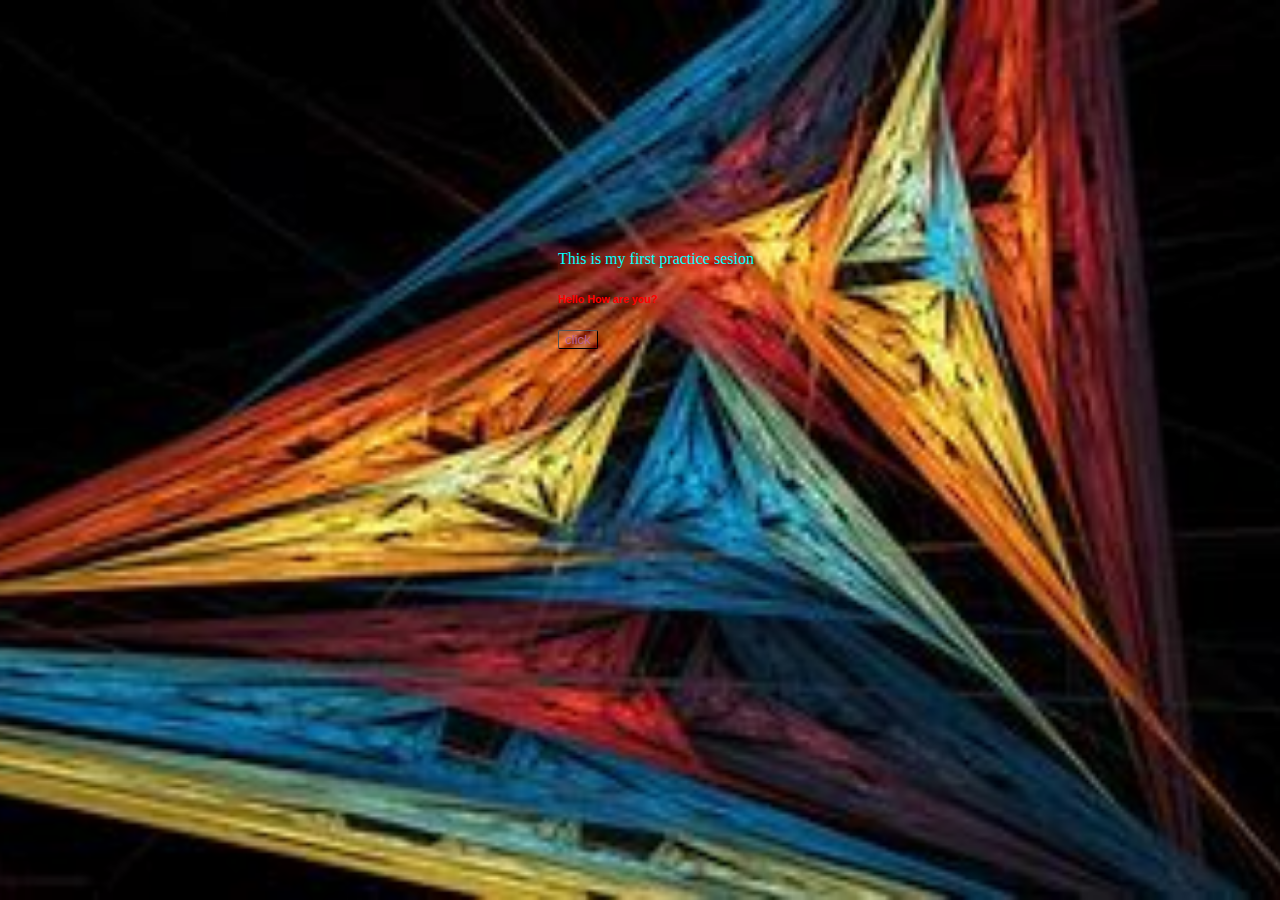
<file: index.html>
<!DOCTYPE html>
<html> 
    <head>
        <style>
            * {
                background:url(./bg_image.jpg) center no-repeat fixed ;
                background-size: cover;
               
            
                background-origin: content-box, padding-box;
            }
            .text {
                color: aqua;
            }
            h6 {
                color: red;
                font-family: 'Lucida Sans', 'Lucida Sans Regular', 'Lucida Grande', 'Lucida Sans Unicode', Geneva, Verdana, sans-serif;
            }
            button{
                color: rgb(185, 98, 144);
                border-radius: 2px;
                border-width: 1px;
            }
            div {
                margin: 0% auto;
                margin-top: 250px;
                margin-left: 550px;
            }
        </style>
        <body>
            <div>

                <p class="text">This is my first practice sesion</p>
                <h6>Hello How are you?</h6>
                 <button onclick="colchange()">click</button>
                 
            </div>
           
            <script>
                function colchange()
                {
                    if(document.querySelector(".text").style.color==="aqua")
                    {
                        document.querySelector(".text").style.color="red";
                    }
                    else{
                        document.querySelector(".text").style.color="aqua";
                    }

                }
            </script>
            </body>
    </head>
</html>
</file>
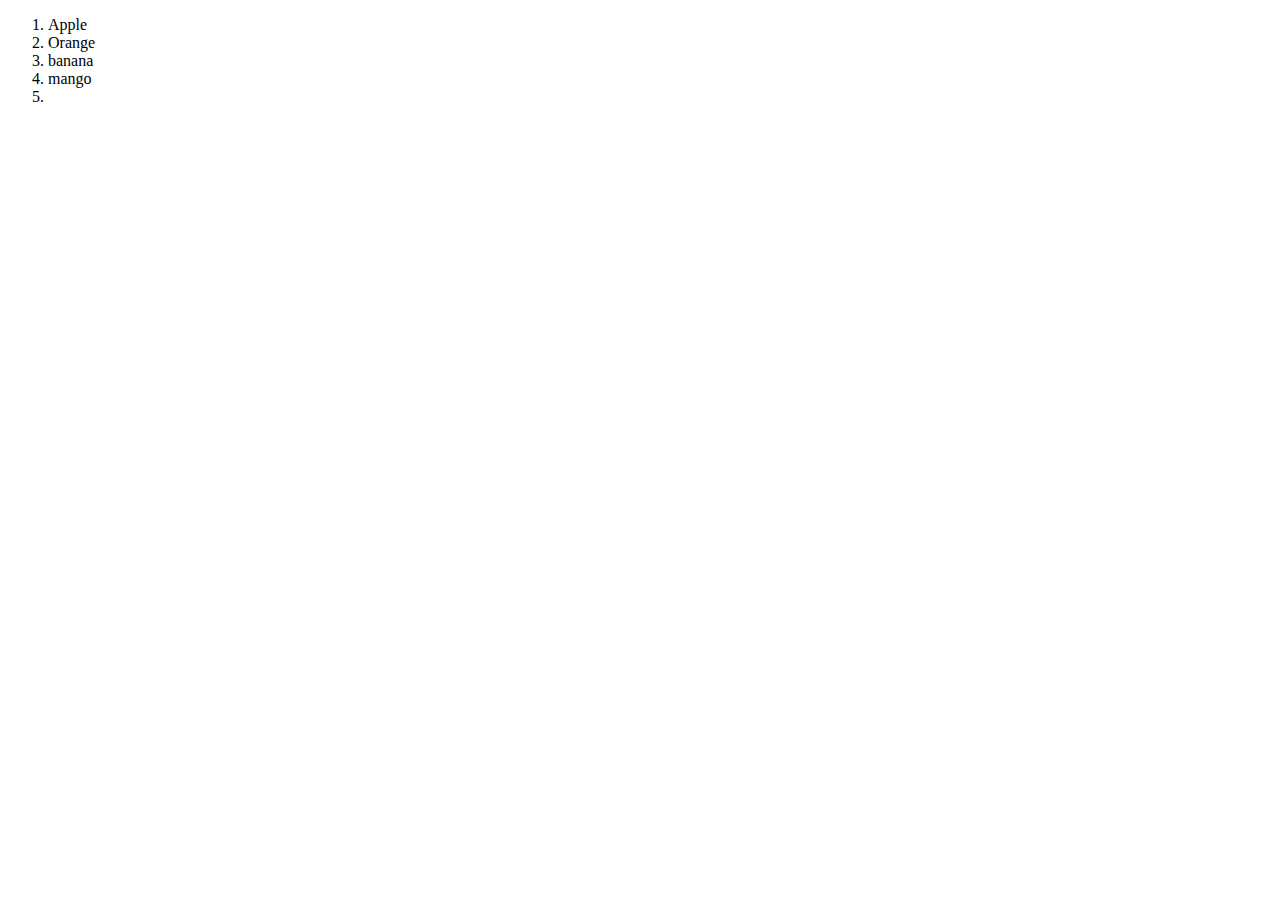
<file: javascriot/index.html>
<!DOCTYPE html>
<html lang="en">
<head>
    
    <title>Variable</title>
</head>
<script src="./js/variable.js"></script>
<body>
    <ol>
        <li>Apple</li>
        <li>Orange</li>
        <li>banana</li>
        <li>mango</li>
        <li><grape/li>
    </ol>
</body>
</html>
</file>
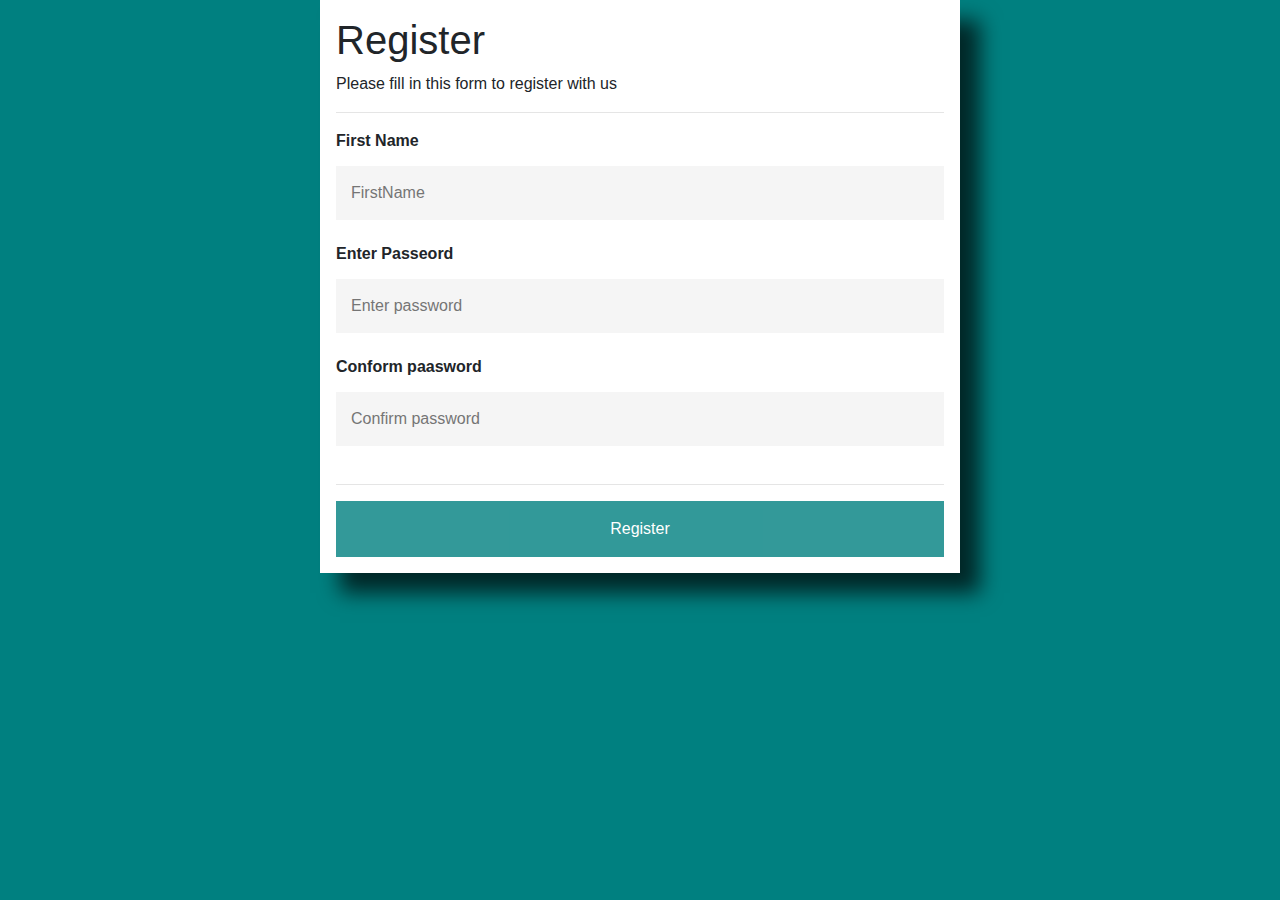
<file: REgerstration form/index.html>
<!doctype html>
<html lang="en">
  <head>
    <title>Register form</title>
    <!-- Required meta tags -->
    <meta charset="utf-8">
    <meta name="viewport" content="width=device-width, initial-scale=1, shrink-to-fit=no">

    <!-- Bootstrap CSS -->
    <link rel="stylesheet" href="https://stackpath.bootstrapcdn.com/bootstrap/4.3.1/css/bootstrap.min.css" integrity="sha384-ggOyR0iXCbMQv3Xipma34MD+dH/1fQ784/j6cY/iJTQUOhcWr7x9JvoRxT2MZw1T" crossorigin="anonymous">
    <link rel="stylesheet" href="./style .css">
  </head>
  <body>
    
        <form action="">
            <div class="container">
            <h1>Register</h1>
            <p>Please fill in this form to register with us </p>
            <hr />

            <label for="fn"><b>First Name</b></label>
            <input type="text" placeholder="FirstName" name="fn" id="fn" required/>

            <label for="pwd"><b>Enter Passeord</b></label>
            <input type="password" placeholder="Enter password" name="pwd" id="pwd" required/>

            <label for="cpwd"><b>Conform paasword</b></label>
            <input type="password" placeholder="Confirm password" name="cpwd" id="cpwd" required/>

            <hr />

            <button class="registerbtn" type="submit">Register</button>

        </div>
        </form>
    
      
    <!-- Optional JavaScript -->
    <!-- jQuery first, then Popper.js, then Bootstrap JS -->
    <script src="https://code.jquery.com/jquery-3.3.1.slim.min.js" integrity="sha384-q8i/X+965DzO0rT7abK41JStQIAqVgRVzpbzo5smXKp4YfRvH+8abtTE1Pi6jizo" crossorigin="anonymous"></script>
    <script src="https://cdnjs.cloudflare.com/ajax/libs/popper.js/1.14.7/umd/popper.min.js" integrity="sha384-UO2eT0CpHqdSJQ6hJty5KVphtPhzWj9WO1clHTMGa3JDZwrnQq4sF86dIHNDz0W1" crossorigin="anonymous"></script>
    <script src="https://stackpath.bootstrapcdn.com/bootstrap/4.3.1/js/bootstrap.min.js" integrity="sha384-JjSmVgyd0p3pXB1rRibZUAYoIIy6OrQ6VrjIEaFf/nJGzIxFDsf4x0xIM+B07jRM" crossorigin="anonymous"></script>
  </body>
</html>
</file>
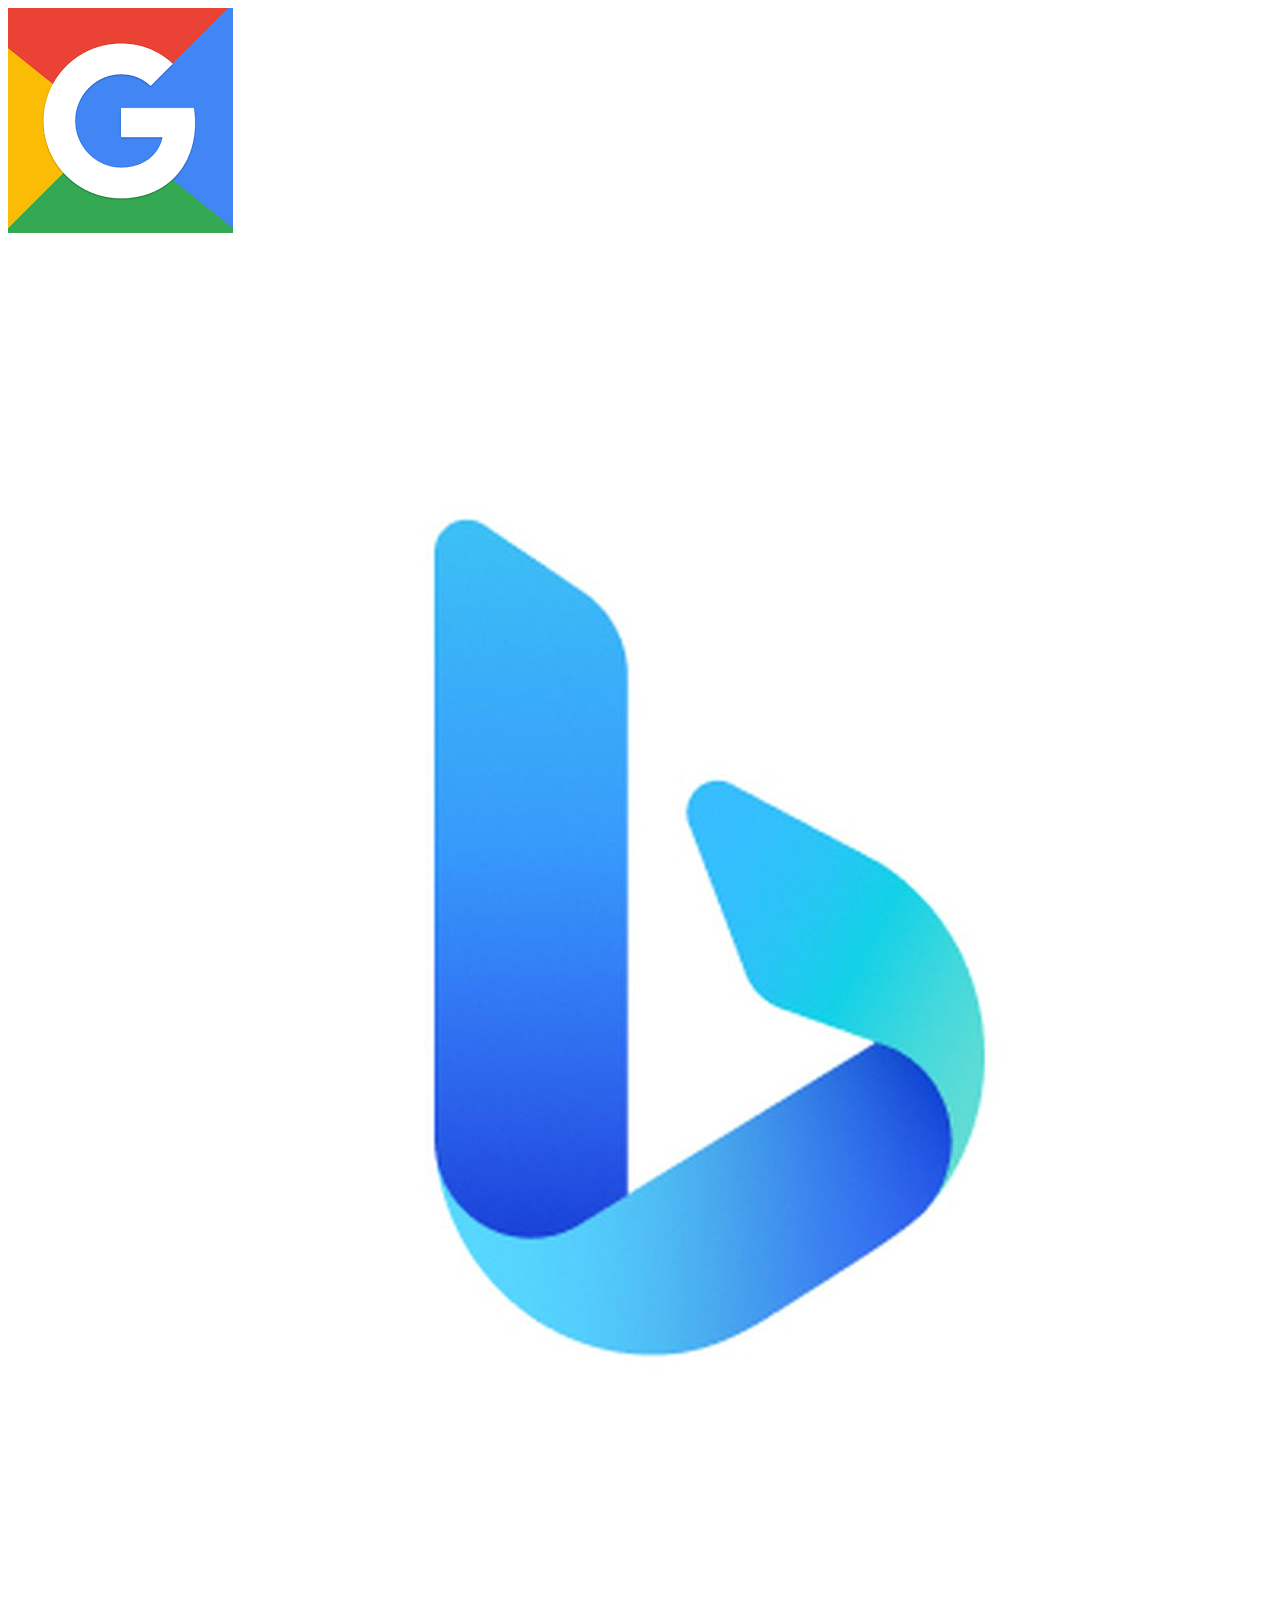
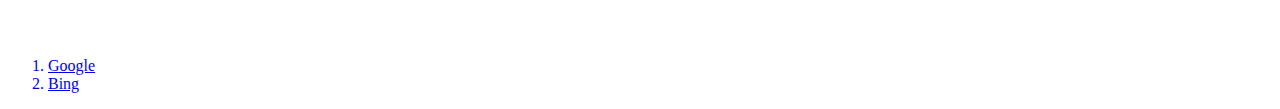
<file: Assignment.html>
<!DOCTYPE html>
<html lang="en">
<head>
    <meta charset="UTF-8">
    <meta http-equiv="X-UA-Compatible" content="IE=edge">
    <meta name="viewport" content="width=device-width, initial-scale=1.0">
    <title>Document</title>
</head>
<body>
    <a href="http://www.Google.com">
        <img src="./Google.png" alt="Google">
    </a>
    <a href="http://www.bing.com">
        <img src="./Bing.jpg" alt="Microsoft Bing">
    </a>
    <ol>
        <a href="http://www.Google.com">
            <li>Google</li>
        </a>
        <a href="http://www.bing.com">
            <li>Bing</li>
        </a>
    </ol>
</body>
</html>
</file>
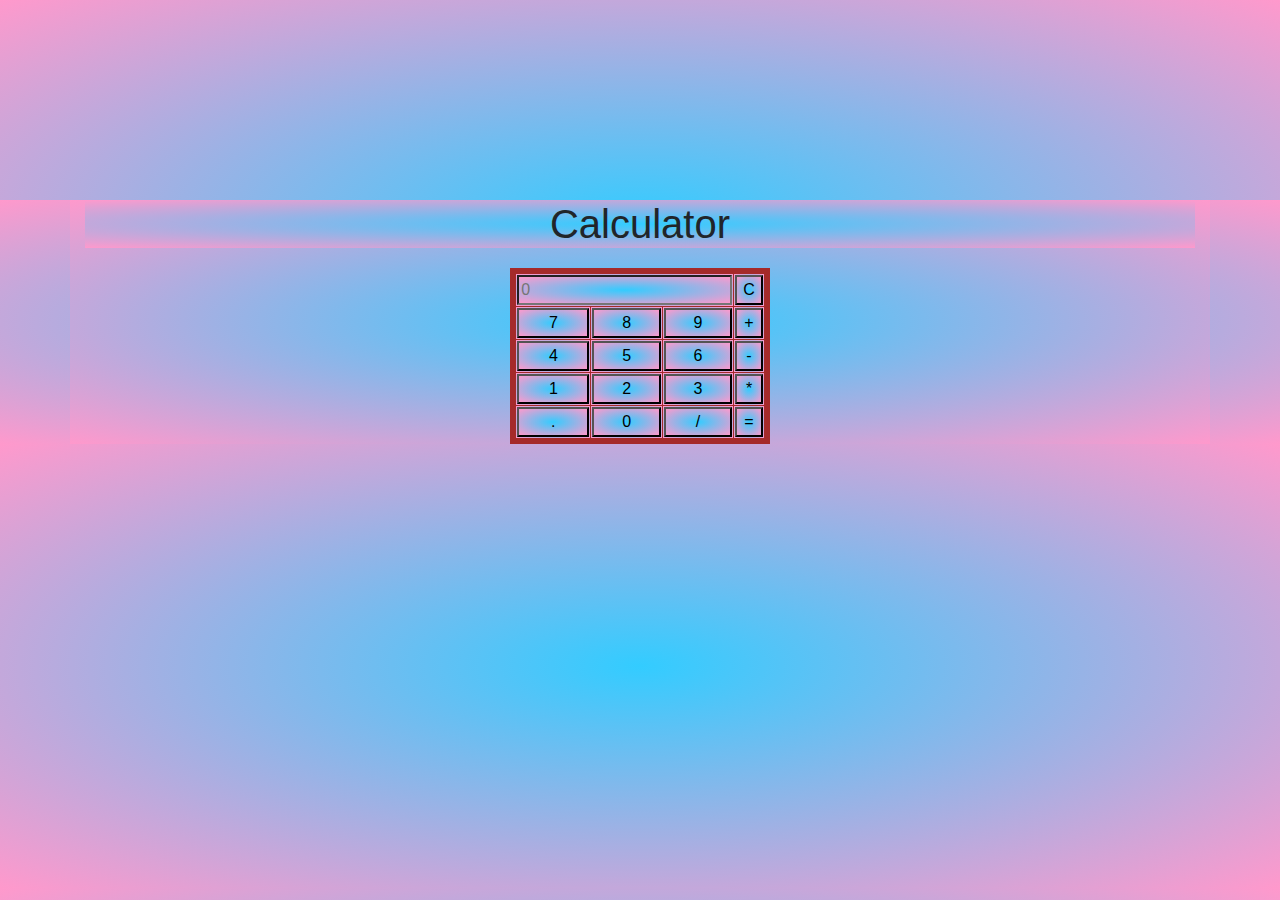
<file: bootstrap.html>
<!doctype html>
<html lang="en">
  <head>
    <title>Calculator</title>
    <!-- Required meta tags -->
    <meta charset="utf-8">
    <meta name="viewport" content="width=device-width, initial-scale=1, shrink-to-fit=no">

    <!-- Bootstrap CSS -->
    <link rel="stylesheet" href="https://stackpath.bootstrapcdn.com/bootstrap/4.3.1/css/bootstrap.min.css" integrity="sha384-ggOyR0iXCbMQv3Xipma34MD+dH/1fQ784/j6cY/iJTQUOhcWr7x9JvoRxT2MZw1T" crossorigin="anonymous">
    <link rel="stylesheet" href="./calculator.css">
</head>
  <body>
    <div class="container">
        <h1>Calculator</h1>
        <table border=1 id="calc">
        <tr>
        <td colspan="3"><input type="text" placeholder="0" id="result"/></td>
        <td><input type="button" value="C" onclick="clr()"/></td>
        </tr>
        <tr>
        <td><input type="button" value="7" onclick="dis('7')"/></td>
        <td><input type="button" value="8" onclick="dis('8')"/></td>
        <td><input type="button" value="9" onclick="dis('9')"/></td>
        <td><input type="button" value="+" onclick="dis('+')"/></td>
        </tr>
        <tr>
        <td><input type="button" value="4" onclick="dis('4')"/></td>
        <td><input type="button" value="5" onclick="dis('5')"/></td>
        <td><input type="button" value="6" onclick="dis('6')"/></td>
        <td><input type="button" value="-" onclick="dis('-')"/></td>
        </tr>
        <tr>
        <td><input type="button" value="1" onclick="dis('1')"/></td>
        <td><input type="button" value="2" onclick="dis('2')"/></td>
        <td><input type="button" value="3" onclick="dis('3')"/></td>
        <td><input type="button" value="*" onclick="dis('*')"/></td>
        </tr>
        <tr>
        <td><input type="button" value="." onclick="dis('.')"/></td>
        <td><input type="button" value="0" onclick="dis('0')"/></td>
        <td><input type="button" value="/" onclick="dis('/')"/></td>
        <td><input type="button" value="=" onclick="solve()"/></td>
        </tr>
        </table>
        </div>
    <!-- Optional JavaScript -->
    <!-- jQuery first, then Popper.js, then Bootstrap JS -->
    <script src="https://code.jquery.com/jquery-3.3.1.slim.min.js" integrity="sha384-q8i/X+965DzO0rT7abK41JStQIAqVgRVzpbzo5smXKp4YfRvH+8abtTE1Pi6jizo" crossorigin="anonymous"></script>
    <script src="./javascriot/js/calculator.js"></script>
    <script src="https://cdnjs.cloudflare.com/ajax/libs/popper.js/1.14.7/umd/popper.min.js" integrity="sha384-UO2eT0CpHqdSJQ6hJty5KVphtPhzWj9WO1clHTMGa3JDZwrnQq4sF86dIHNDz0W1" crossorigin="anonymous"></script>
    <script src="https://stackpath.bootstrapcdn.com/bootstrap/4.3.1/js/bootstrap.min.js" integrity="sha384-JjSmVgyd0p3pXB1rRibZUAYoIIy6OrQ6VrjIEaFf/nJGzIxFDsf4x0xIM+B07jRM" crossorigin="anonymous"></script>
    
</body>
</html>
</file>
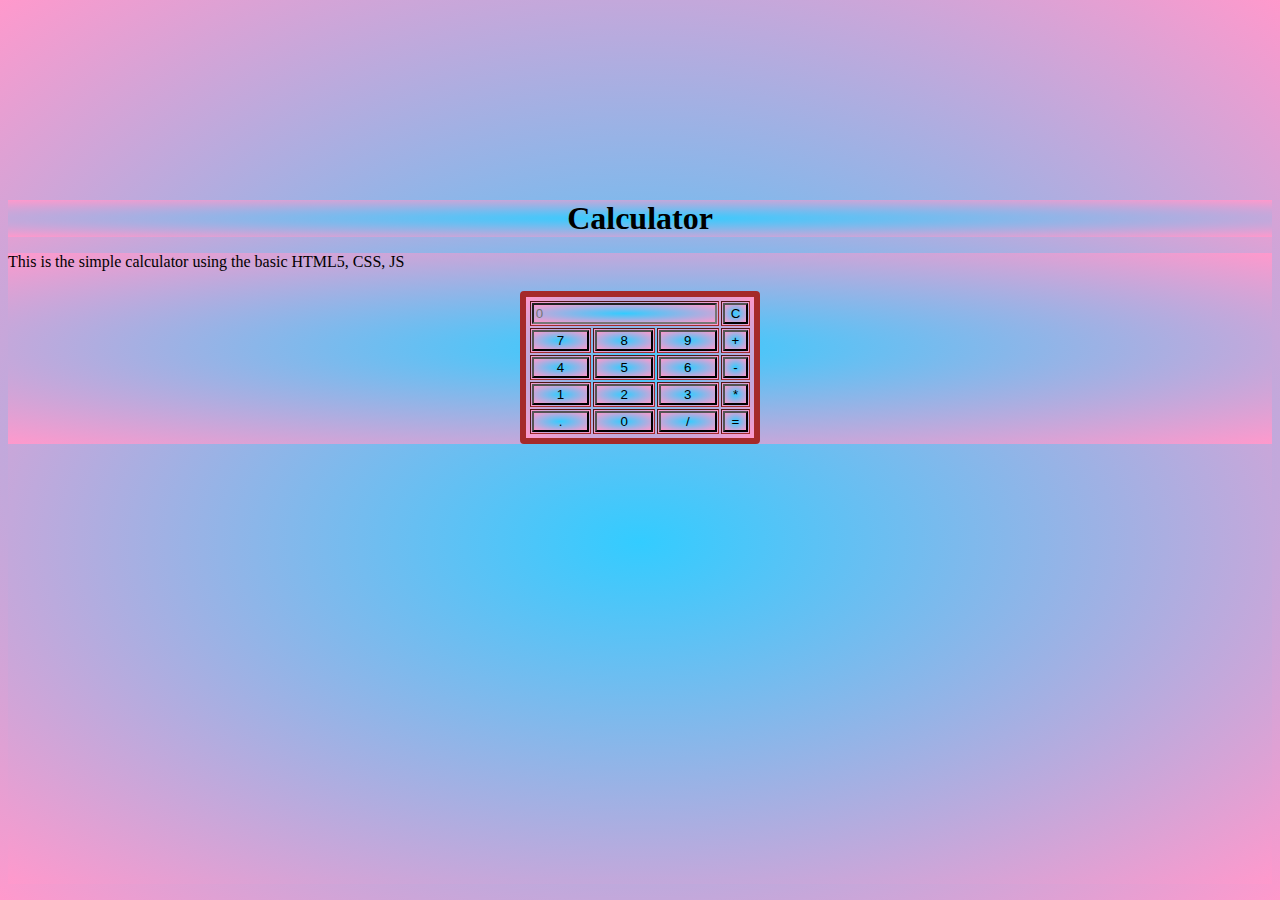
<file: calculator.html>
<html>
<head>
    <title>Calculator Using Simple HTML5 & CSS & JS</title>
    <link rel="stylesheet" href="./calculator.css">
<script src="./javascriot/js/calculator.js">
function dis(val)
{

document.getElementById("result").value+=val

}

function solve()

{
let x=document.getElementById("result").value
let y=eval(x)
document.getElementById("result").value=""+y

}

function clr()

{

document.getElementById("result").value=""

}
</script>
</head>
<body>
    <div>
<h1>Calculator</h1>
<p>This is the simple calculator using the basic HTML5, CSS, JS
<table border=1 id="calc">
<tr>
<td colspan="3"><input type="text" placeholder="0" id="result"/></td>
<td><input type="button" value="C" onclick="clr()"/></td>
</tr>
<tr>
<td><input type="button" value="7" onclick="dis('7')"/></td>
<td><input type="button" value="8" onclick="dis('8')"/></td>
<td><input type="button" value="9" onclick="dis('9')"/></td>
<td><input type="button" value="+" onclick="dis('+')"/></td>
</tr>
<tr>
<td><input type="button" value="4" onclick="dis('4')"/></td>
<td><input type="button" value="5" onclick="dis('5')"/></td>
<td><input type="button" value="6" onclick="dis('6')"/></td>
<td><input type="button" value="-" onclick="dis('-')"/></td>
</tr>
<tr>
<td><input type="button" value="1" onclick="dis('1')"/></td>
<td><input type="button" value="2" onclick="dis('2')"/></td>
<td><input type="button" value="3" onclick="dis('3')"/></td>
<td><input type="button" value="*" onclick="dis('*')"/></td>
</tr>
<tr>
<td><input type="button" value="." onclick="dis('.')"/></td>
<td><input type="button" value="0" onclick="dis('0')"/></td>
<td><input type="button" value="/" onclick="dis('/')"/></td>
<td><input type="button" value="=" onclick="solve()"/></td>
</tr>
</table>
</div>
</body>
</html>
</file>
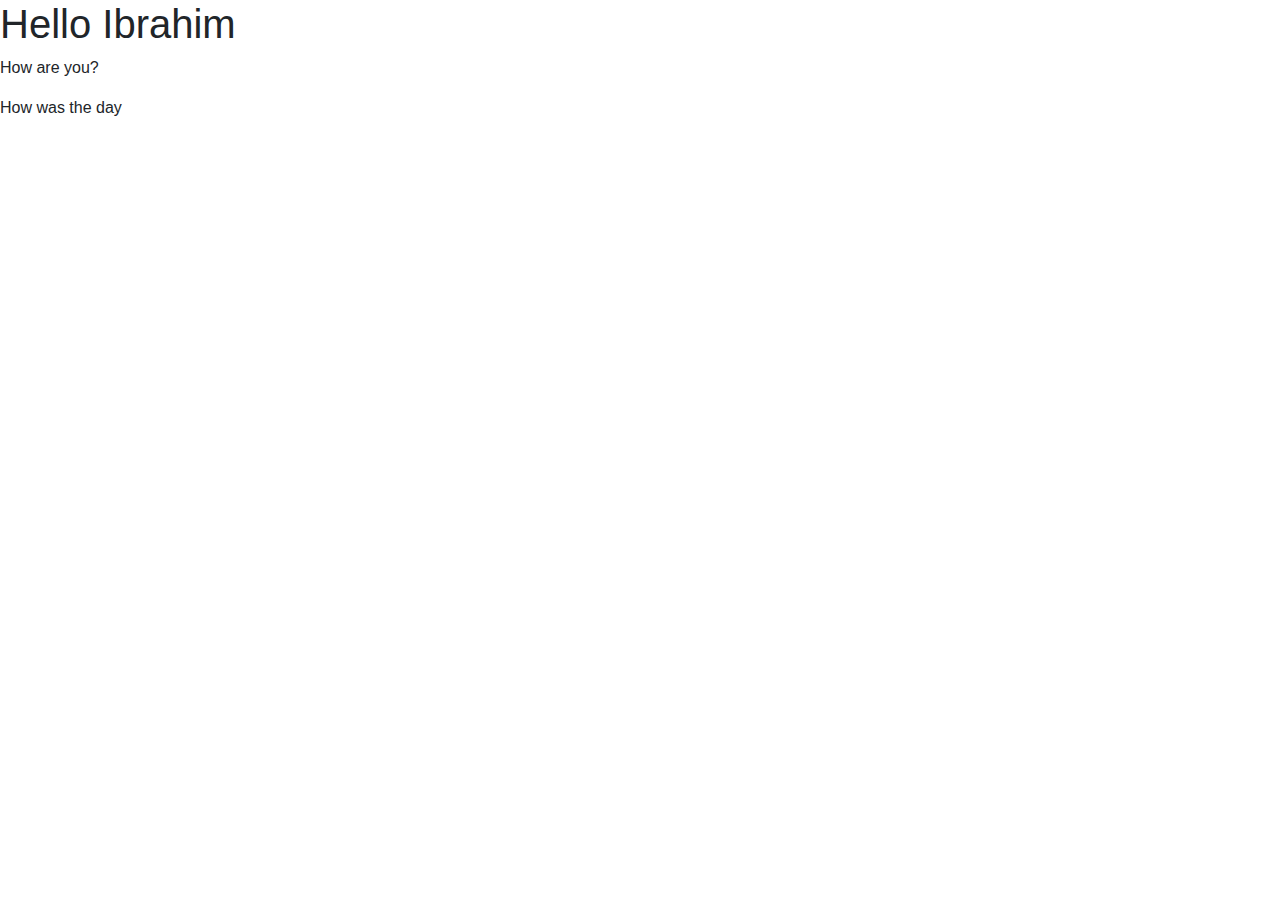
<file: pass.html>
<!doctype html>
<html lang="en">
  <head>
    <title>
    </title>
    <!-- Required meta tags -->
    <meta charset="utf-8">
    <meta name="viewport" content="width=device-width, initial-scale=1, shrink-to-fit=no">

    <!-- Bootstrap CSS -->
    <link rel="stylesheet" href="https://stackpath.bootstrapcdn.com/bootstrap/4.3.1/css/bootstrap.min.css" integrity="sha384-ggOyR0iXCbMQv3Xipma34MD+dH/1fQ784/j6cY/iJTQUOhcWr7x9JvoRxT2MZw1T" crossorigin="anonymous">
  </head>
  <body>
      <h1>Hello Ibrahim</h1>
<p> How are you? </p>
<p> How was the day </p>
    <!-- Optional JavaScript -->
    <!-- jQuery first, then Popper.js, then Bootstrap JS -->
    <script src="https://code.jquery.com/jquery-3.3.1.slim.min.js" integrity="sha384-q8i/X+965DzO0rT7abK41JStQIAqVgRVzpbzo5smXKp4YfRvH+8abtTE1Pi6jizo" crossorigin="anonymous"></script>
    <script src="https://cdnjs.cloudflare.com/ajax/libs/popper.js/1.14.7/umd/popper.min.js" integrity="sha384-UO2eT0CpHqdSJQ6hJty5KVphtPhzWj9WO1clHTMGa3JDZwrnQq4sF86dIHNDz0W1" crossorigin="anonymous"></script>
    <script src="https://stackpath.bootstrapcdn.com/bootstrap/4.3.1/js/bootstrap.min.js" integrity="sha384-JjSmVgyd0p3pXB1rRibZUAYoIIy6OrQ6VrjIEaFf/nJGzIxFDsf4x0xIM+B07jRM" crossorigin="anonymous"></script>
  </body>
</html>
</file>
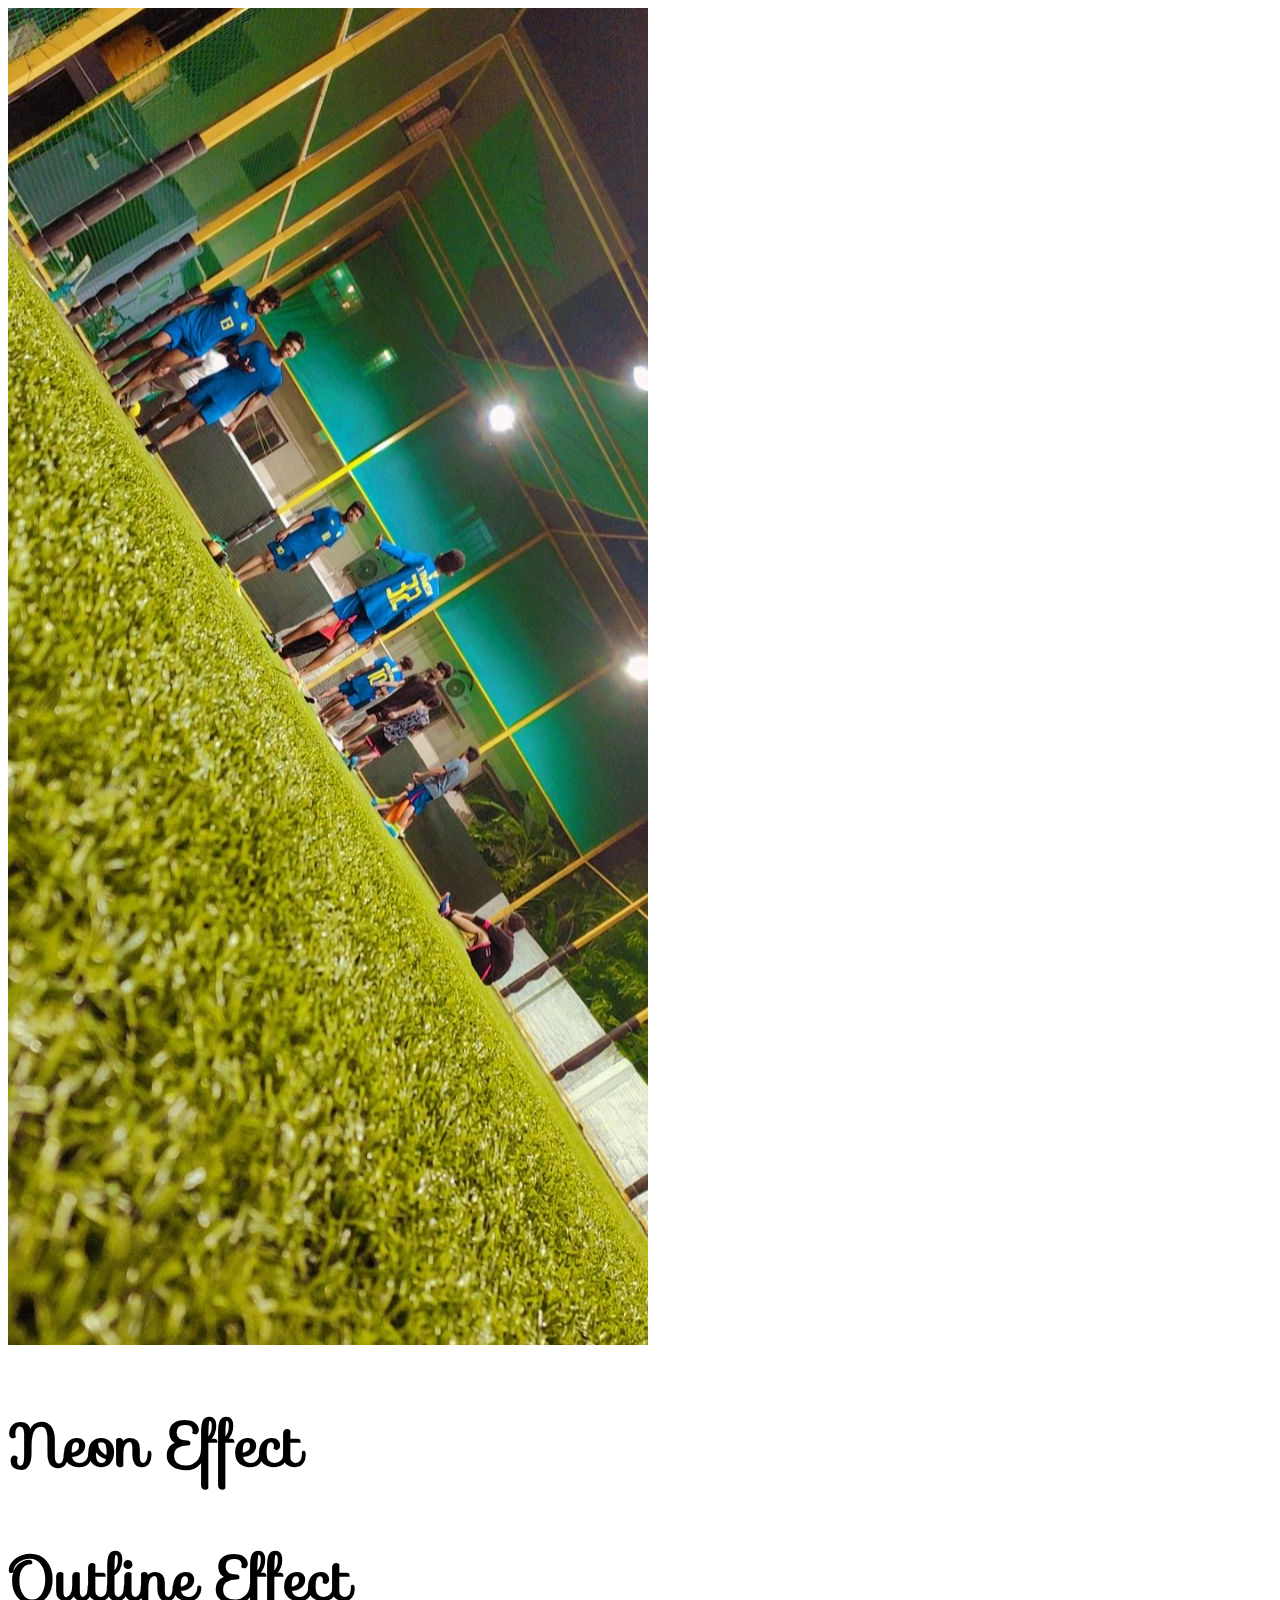
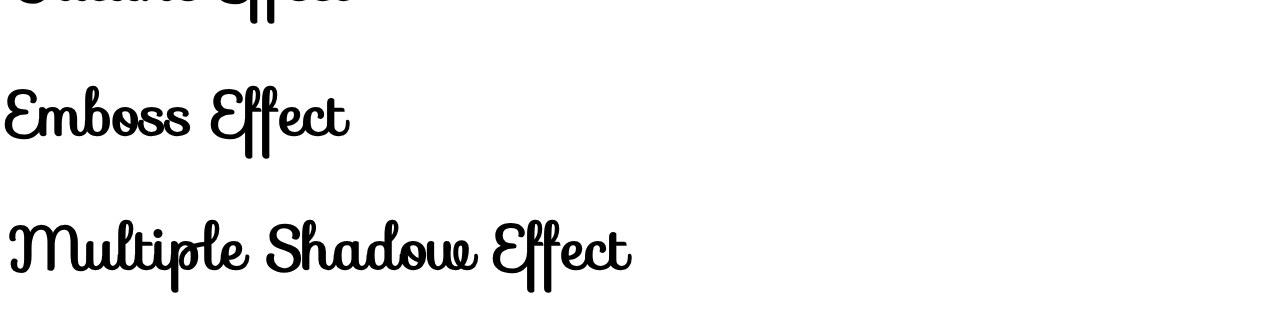
<file: simole.html>
<!DOCTYPE html>
<html lang="en">
<head>
    
    <title>Document</title>
    <link rel="stylesheet" href="https://fonts.googleapis.com/css?family=Sofia&effect=neon|outline|emboss|shadow-multiple">
<style>
body {
  font-family: "Sofia", sans-serif;
  font-size: 30px;
}
</style>
</head>
<body>
<img src="./Snapchat-1372243890.jpg">
<h1 class="font-effect-neon">Neon Effect</h1>
<h1 class="font-effect-outline">Outline Effect</h1>
<h1 class="font-effect-emboss">Emboss Effect</h1>
<h1 class="font-effect-shadow-multiple">Multiple Shadow Effect</h1>

</body>
</html>
</file>
<file: REgerstration form/style .css>
body {
    background: teal;
}
* {
    box-sizing: border-box;
}

.container {
    margin: auto;
    width: 50%;
    padding: 16px;
    background-color: white;
    box-shadow: 20px 20px 20px 0px rgba(0, 0, 0, 0.7);
}
input[type='text'],
input[type='password'] {
    width: 100%;
    padding: 15px;
    margin: 5px 0 22px 0;
    display: inline-block;
    border: none;
    background: whitesmoke;
}
input[type='text']:focus,
input[type='password']:focus {
    background-color: #ddd;
    outline: none;
}
.registerbtn {
    background-color: teal;
    color: white;
    padding: 16px;
    border: none;
    cursor: pointer;
    width: 100%;
    margin: auto;
    opacity: 0.8;
}
.registerbtn:hover{
    opacity: 1;
}
</file>
<file: calculator.css>
input[type="button"]
{
width:100%;
color:rgb(0, 0, 0);
background-color:rgb(243, 241, 101);

}
*
{
    /*background: url(./Desktop.png) no-repeat center fixed;
    background-size: cover;*/
}
table
{
    margin: 0 auto;
   margin-top: 20px;
    border: 6px solid black;
    border-radius: 4px;
    border-color: brown;
    padding: 2px;
   
}
h1{
    margin: 0 auto;
   text-align: center;
   margin-top: 200px;
   /*background: linear-gradient(to top right, #33ccff 0%, #ff99cc 100%);*/
   
   
}
* {
    background: radial-gradient( #33ccff , #ff99cc);

}
</file>
